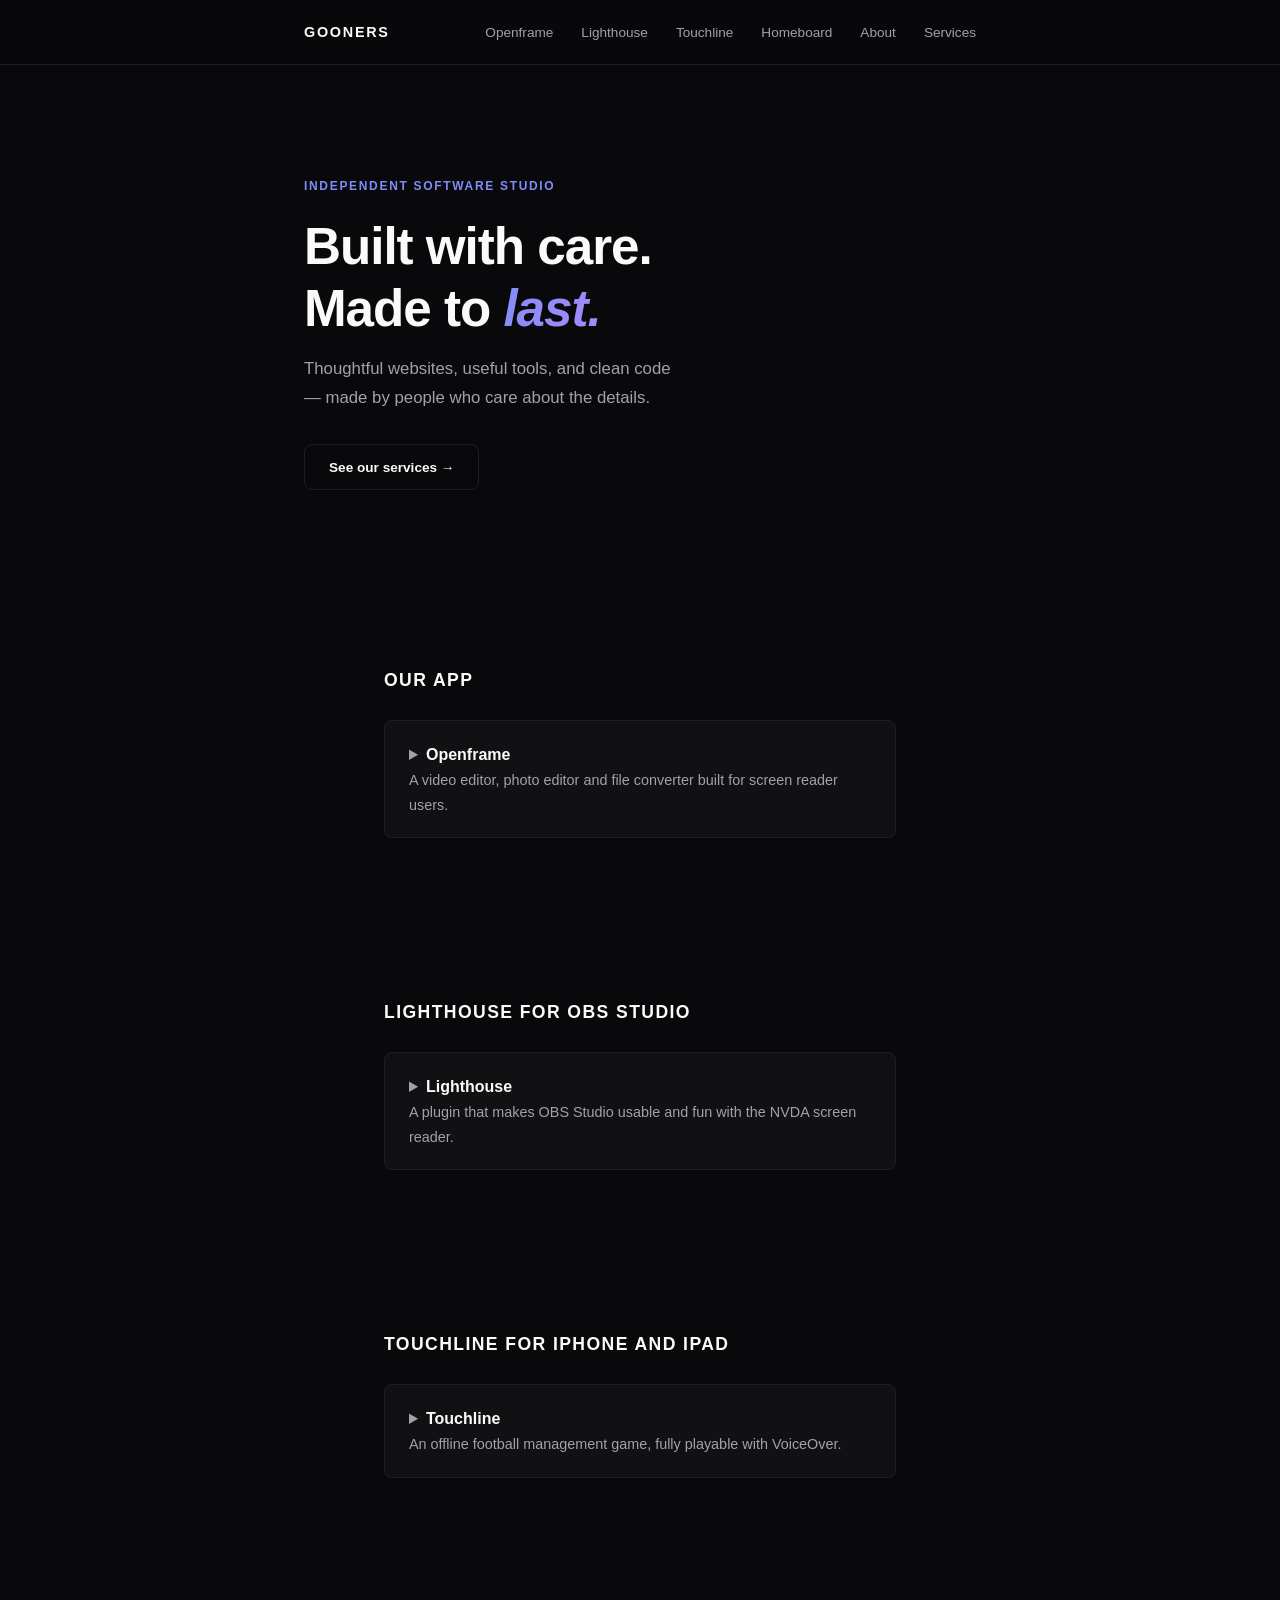
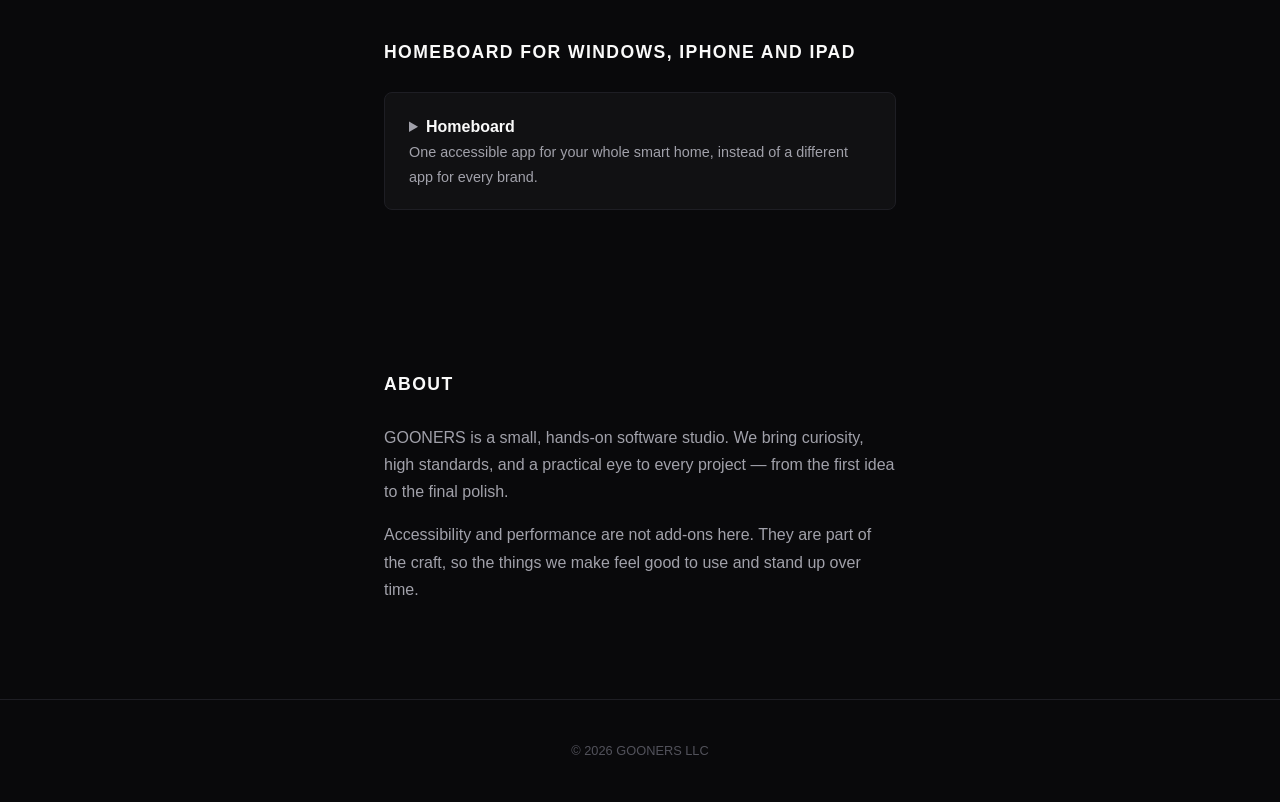
<file: index.html>
<!DOCTYPE html>
<html lang="en">
<head>
  <meta charset="UTF-8" />
  <meta name="viewport" content="width=device-width, initial-scale=1.0" />
  <title>GOONERS LLC</title>
  <meta name="description" content="GOONERS LLC — a two-person software development studio." />
  <link rel="stylesheet" href="style.css" />
  <link rel="icon" href="data:image/svg+xml,<svg xmlns='http://www.w3.org/2000/svg' viewBox='0 0 100 100'><text y='.9em' font-size='90'>⌘</text></svg>" />
</head>
<body>

  <a href="#main" class="skip-link">Skip to main content</a>

  <header class="header">
    <div class="wrap header-inner">
      <a href="./" class="logo" aria-label="GOONERS LLC home">GOONERS</a>
      <nav aria-label="Primary">
        <a href="#openframe">Openframe</a>
        <a href="#lighthouse">Lighthouse</a>
        <a href="#touchline">Touchline</a>
        <a href="#homeboard">Homeboard</a>
        <a href="#about">About</a>
        <a href="services.html">Services</a>
      </nav>
    </div>
  </header>

  <main id="main">

    <section class="hero">
      <div class="wrap">
        <p class="tag">Independent software studio</p>
        <h1>Built with care.<br />Made to <em>last.</em></h1>
        <p class="sub">Thoughtful websites, useful tools, and clean code — made by people who care about the details.</p>
        <a href="services.html" class="btn">See our services →</a>
      </div>
    </section>

    <section id="openframe" class="section" aria-labelledby="openframe-title">
      <div class="wrap narrow">
        <h2 id="openframe-title">Our App</h2>
        <details class="app-card">
          <summary>
            <strong>Openframe</strong>
            <span>A video editor, photo editor and file converter built for screen reader users.</span>
          </summary>
          <div class="app-details">
            <p>
              Openframe can be used entirely from the keyboard and works with screen readers such as NVDA.
              Edit video on a timeline, retouch photos, and convert files, all with spoken feedback for every action.
            </p>
            <ul>
              <li>Timeline video editing with filters, transitions, text and captions</li>
              <li>Photo editing with crop, resize, filters and spoken photo descriptions</li>
              <li>Conversion between video, audio, image and document formats</li>
              <li>A built-in assistant that takes plain-English commands</li>
              <li>Every keyboard shortcut can be changed</li>
            </ul>
            <p class="app-meta">Version 3.6.0 &middot; Windows 10 or 11, 64-bit &middot; 96 MB. Video and audio features need FFmpeg.</p>
            <a href="downloads/openframe/Openframe-Setup-3.6.0.exe" class="btn btn-primary" download>Download Installer</a>
          </div>
        </details>
      </div>
    </section>

    <section id="lighthouse" class="section" aria-labelledby="lighthouse-title">
      <div class="wrap narrow">
        <h2 id="lighthouse-title">Lighthouse for OBS Studio</h2>
        <details class="app-card">
          <summary>
            <strong>Lighthouse</strong>
            <span>A plugin that makes OBS Studio usable and fun with the NVDA screen reader.</span>
          </summary>
          <div class="app-details">
            <p>
              Lighthouse gives OBS a voice. It labels OBS's own windows for NVDA and adds an all-in-one Command Center
              built for the keyboard, so you can stream and record without needing to see the screen.
            </p>
            <ul>
              <li>Global keys that control OBS from anywhere, even inside a game</li>
              <li>Add, arrange and adjust scenes, sources and audio using plain words</li>
              <li>Spoken warnings if you talk while muted, your mic clips, or your picture goes black</li>
              <li>Hear what your stream looks like, and have text on the output read aloud</li>
              <li>Pre-flight and mic checks, original sound cues, and updates that always ask first</li>
            </ul>
            <p class="app-meta">Version 1.3.1 &middot; Windows 10 or 11, 64-bit &middot; OBS Studio 32 or newer &middot; 3 MB. Windows SmartScreen may show a warning because the installer isn't code-signed.</p>
            <a href="downloads/lighthouse/Lighthouse-Setup-1.3.1.exe" class="btn btn-primary" download>Download Installer</a>
          </div>
        </details>
      </div>
    </section>

    <section id="touchline" class="section" aria-labelledby="touchline-title">
      <div class="wrap narrow">
        <h2 id="touchline-title">Touchline for iPhone and iPad</h2>
        <details class="app-card">
          <summary>
            <strong>Touchline</strong>
            <span>An offline football management game, fully playable with VoiceOver.</span>
          </summary>
          <div class="app-details">
            <p>
              Found a club and run it from the boardroom, or take a manager's job and win matches from the dugout.
              Every screen works with VoiceOver, and full club names are always read aloud instead of abbreviations.
            </p>
            <ul>
              <li>Owner and manager careers with staff, facilities, sponsors, tactics, training and a kit designer</li>
              <li>A minute-by-minute match engine with detailed spoken commentary, a reactive crowd and haptics</li>
              <li>A full football pyramid with promotion, relegation, cups and international tournaments</li>
              <li>Real 2026-27 squads across 34 leagues, with transfers, renewals, a youth academy and AI clubs</li>
              <li>Works completely offline, with no accounts and no adverts</li>
            </ul>
            <p class="app-meta">Version 3.3.0 &middot; iOS and iPadOS 17 or newer &middot; 7 MB &middot; Unsigned IPA, install it with a sideloading tool such as Feather.</p>
            <a href="downloads/touchline/Touchline-3.3.0.ipa" class="btn btn-primary" download>Download IPA</a>
          </div>
        </details>
      </div>
    </section>

    <section id="homeboard" class="section" aria-labelledby="homeboard-title">
      <div class="wrap narrow">
        <h2 id="homeboard-title">Homeboard for Windows, iPhone and iPad</h2>
        <details class="app-card">
          <summary>
            <strong>Homeboard</strong>
            <span>One accessible app for your whole smart home, instead of a different app for every brand.</span>
          </summary>
          <div class="app-details">
            <p>
              Control lights, plugs, blinds, locks, thermostats and speakers from every brand in one place.
              Every control has a spoken label, so it works with VoiceOver on iPhone and NVDA, JAWS or Narrator on Windows.
            </p>
            <ul>
              <li>Sign in with Amazon to bring in everything linked to Alexa, plus your Echo speakers and Alexa routines</li>
              <li>Apple Home on iPhone, and direct control of Govee, Philips Hue, SwitchBot, TP-Link Kasa, LIFX, WiZ, Sonos, Samsung SmartThings and more</li>
              <li>Your own scenes, room controls, and schedules at set times or around sunrise and sunset</li>
              <li>The same device from two brands' apps shows up once, using the fastest connection</li>
              <li>Works locally on your Wi-Fi wherever it can, with no Homeboard account and no adverts</li>
            </ul>
            <p class="app-meta">Version 0.1.13 &middot; Windows 10 or 11, 64-bit &middot; 3 MB. Windows SmartScreen may show a warning because the installer isn't code-signed.</p>
            <a href="downloads/homeboard/Homeboard_0.1.13_x64-setup.exe" class="btn btn-primary" download>Download for Windows</a>
            <p class="app-meta">Version 0.1.13 &middot; iOS and iPadOS 15 or newer &middot; 4 MB &middot; Unsigned IPA, install it with a sideloading tool such as Feather. Apple Home needs a signing certificate with the HomeKit capability.</p>
            <a href="downloads/homeboard/Homeboard-0.1.13-unsigned.ipa" class="btn btn-primary" download>Download IPA</a>
          </div>
        </details>
      </div>
    </section>

    <section id="about" class="section">
      <div class="wrap narrow">
        <h2>About</h2>
        <p>
          GOONERS is a small, hands-on software studio. We bring curiosity,
          high standards, and a practical eye to every project — from the first idea to the final polish.
        </p>
        <p>
          Accessibility and performance are not add-ons here. They are part of the craft,
          so the things we make feel good to use and stand up over time.
        </p>
      </div>
    </section>

  </main>

  <footer class="footer">
    <div class="wrap">
      <p>&copy; 2026 GOONERS LLC</p>
    </div>
  </footer>

</body>
</html>
</file>
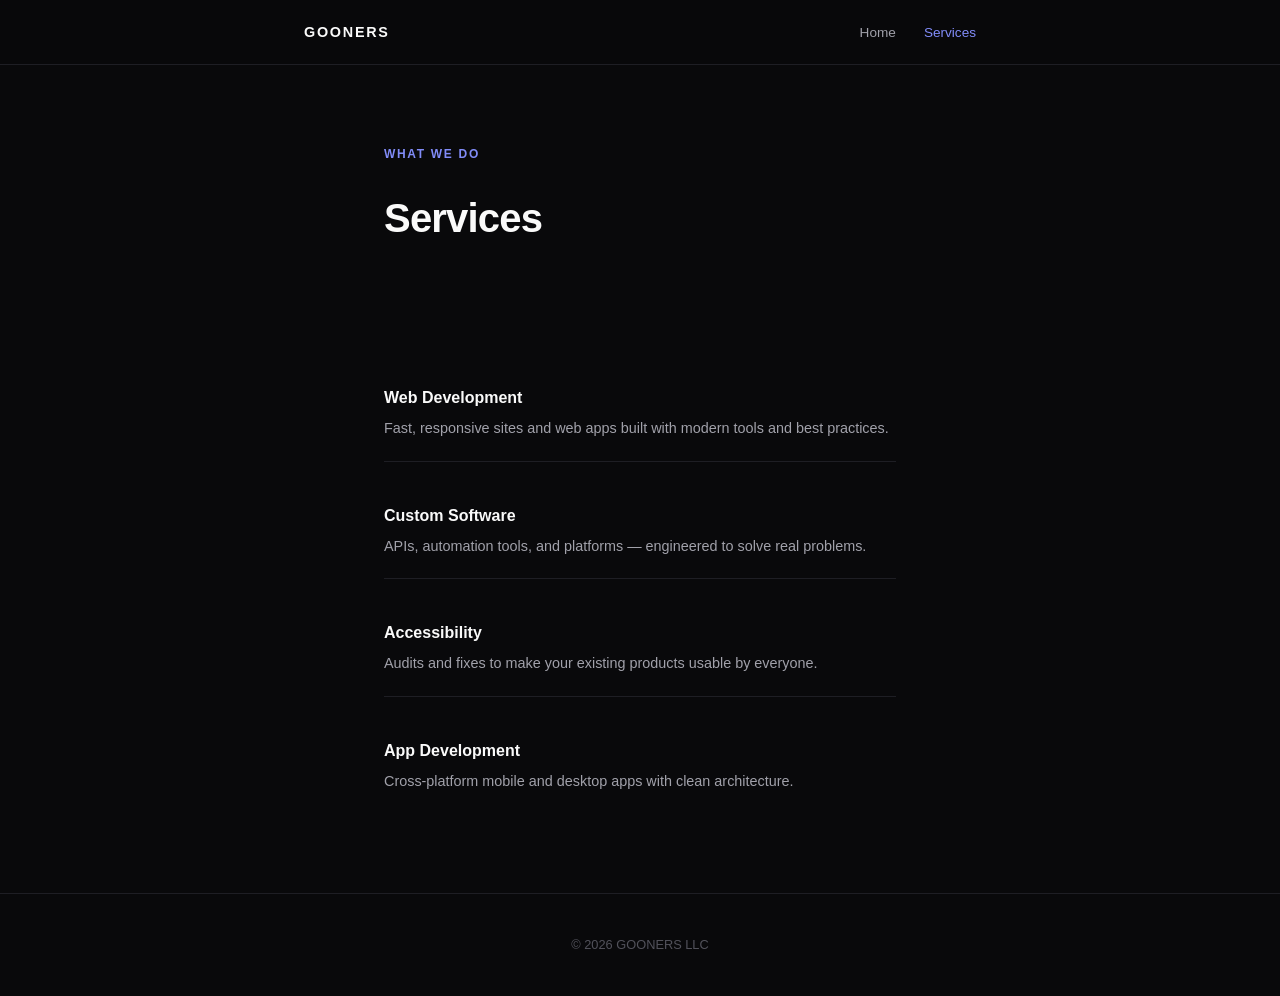
<file: services.html>
<!DOCTYPE html>
<html lang="en">
<head>
  <meta charset="UTF-8" />
  <meta name="viewport" content="width=device-width, initial-scale=1.0" />
  <title>Services — GOONERS LLC</title>
  <meta name="description" content="What GOONERS LLC builds — web development, custom software, accessibility, and apps." />
  <link rel="stylesheet" href="style.css" />
  <link rel="icon" href="data:image/svg+xml,<svg xmlns='http://www.w3.org/2000/svg' viewBox='0 0 100 100'><text y='.9em' font-size='90'>⌘</text></svg>" />
</head>
<body>

  <a href="#main" class="skip-link">Skip to main content</a>

  <header class="header">
    <div class="wrap header-inner">
      <a href="./" class="logo" aria-label="GOONERS LLC home">GOONERS</a>
      <nav aria-label="Primary">
        <a href="./">Home</a>
        <a href="services.html" class="active">Services</a>
      </nav>
    </div>
  </header>

  <main id="main">

    <section class="page-hero">
      <div class="wrap narrow">
        <p class="tag">What we do</p>
        <h1>Services</h1>
      </div>
    </section>

    <section class="section">
      <div class="wrap narrow">
        <ul class="services">
          <li>
            <strong>Web Development</strong>
            <span>Fast, responsive sites and web apps built with modern tools and best practices.</span>
          </li>
          <li>
            <strong>Custom Software</strong>
            <span>APIs, automation tools, and platforms — engineered to solve real problems.</span>
          </li>
          <li>
            <strong>Accessibility</strong>
            <span>Audits and fixes to make your existing products usable by everyone.</span>
          </li>
          <li>
            <strong>App Development</strong>
            <span>Cross-platform mobile and desktop apps with clean architecture.</span>
          </li>
        </ul>
      </div>
    </section>

  </main>

  <footer class="footer">
    <div class="wrap">
      <p>&copy; 2026 GOONERS LLC</p>
    </div>
  </footer>

</body>
</html>
</file>
<file: style.css>
/* ===== RESET ===== */
*, *::before, *::after { margin: 0; padding: 0; box-sizing: border-box; }

:root {
  --bg:      #09090b;
  --surface: #111113;
  --border:  #1e1e24;
  --text:    #a1a1aa;
  --heading: #fafafa;
  --accent:  #818cf8;
  --font:    -apple-system, BlinkMacSystemFont, 'Segoe UI', Roboto, sans-serif;
}

html { scroll-behavior: smooth; }

body {
  font-family: var(--font);
  background: var(--bg);
  color: var(--text);
  line-height: 1.7;
  font-size: 1rem;
  -webkit-font-smoothing: antialiased;
}

/* ===== LAYOUT ===== */
.wrap { max-width: 720px; margin: 0 auto; padding: 0 1.5rem; }
.narrow { max-width: 560px; }

/* ===== A11Y ===== */
.skip-link {
  position: absolute; left: -999px; top: 0;
  background: var(--accent); color: #fff;
  padding: 0.5rem 1rem; z-index: 100;
  border-radius: 0 0 8px 0; font-weight: 600;
}
.skip-link:focus { left: 0; }

:focus-visible { outline: 2px solid var(--accent); outline-offset: 3px; }

a { color: var(--accent); text-decoration: none; transition: opacity 0.2s; }
a:hover { opacity: 0.8; }

/* ===== HEADER ===== */
.header {
  position: fixed; top: 0; width: 100%; z-index: 50;
  padding: 1.25rem 0;
  background: rgba(9, 9, 11, 0.85);
  backdrop-filter: blur(12px);
  -webkit-backdrop-filter: blur(12px);
  border-bottom: 1px solid var(--border);
}

.header .wrap {
  display: flex; align-items: center; justify-content: space-between;
}

.logo {
  font-size: 0.9rem; font-weight: 700; letter-spacing: 0.12em;
  color: var(--heading); text-transform: uppercase;
}
.logo:hover { color: var(--accent); opacity: 1; }

.header nav { display: flex; gap: 1.75rem; }
.header nav a {
  color: var(--text); font-size: 0.85rem; font-weight: 500;
}
.header nav a:hover { color: var(--heading); opacity: 1; }
.header nav a.active { color: var(--accent); }

/* ===== HERO ===== */
.hero {
  padding: 11rem 0 6rem;
}

.tag {
  font-size: 0.75rem; font-weight: 600; letter-spacing: 0.14em;
  text-transform: uppercase; color: var(--accent);
  margin-bottom: 1.25rem;
}

.hero h1 {
  font-size: clamp(2rem, 5vw, 3.2rem);
  font-weight: 700; line-height: 1.2; letter-spacing: -0.02em;
  color: var(--heading); margin-bottom: 1rem;
}

.hero em {
  font-style: italic;
  background: linear-gradient(135deg, var(--accent), #a78bfa);
  -webkit-background-clip: text; background-clip: text;
  -webkit-text-fill-color: transparent;
}

.sub {
  font-size: 1.05rem; color: var(--text); margin-bottom: 2rem;
  max-width: 380px;
}

/* ===== BUTTON ===== */
.btn {
  display: inline-block;
  padding: 0.65rem 1.5rem;
  font-size: 0.85rem; font-weight: 600;
  color: var(--heading);
  border: 1px solid var(--border);
  border-radius: 8px;
  transition: all 0.2s;
}
.btn:hover {
  border-color: var(--accent); color: var(--accent); opacity: 1;
}

/* ===== SECTIONS ===== */
.section { padding: 5rem 0; }

.section h2 {
  font-size: 1.1rem; font-weight: 600; letter-spacing: 0.08em;
  text-transform: uppercase; color: var(--heading);
  margin-bottom: 1.5rem;
}

.section p {
  margin-bottom: 1rem;
}

.divider hr {
  border: none; border-top: 1px solid var(--border);
}

/* ===== SERVICES ===== */
.services {
  list-style: none;
  display: flex; flex-direction: column; gap: 1.25rem;
}

.services li {
  padding: 1.25rem 0;
  border-bottom: 1px solid var(--border);
  display: flex; flex-direction: column; gap: 0.3rem;
}
.services li:last-child { border-bottom: none; }

.services strong {
  color: var(--heading); font-size: 1rem; font-weight: 600;
}

.services span {
  font-size: 0.9rem; color: var(--text);
}

/* ===== APP ===== */
.app-card {
  background: var(--surface);
  border: 1px solid var(--border);
  border-radius: 8px;
}
.app-card summary {
  padding: 1.25rem 1.5rem;
  cursor: pointer;
}
.app-card summary strong {
  color: var(--heading); font-size: 1rem; font-weight: 600;
}
.app-card summary span {
  display: block; font-size: 0.9rem; color: var(--text);
}
.app-card summary:hover strong { color: var(--accent); }
.app-details {
  padding: 0 1.5rem 1.5rem;
}
.app-details ul {
  margin: 0 0 1rem 1.25rem;
  font-size: 0.95rem;
}
.app-meta { font-size: 0.85rem; }
.btn-primary {
  background: var(--accent); border-color: var(--accent); color: #09090b;
}
.btn-primary:hover {
  color: #09090b; opacity: 0.9;
}

/* ===== CTA ===== */
.cta-section { text-align: center; }
.cta-section h2 { margin-bottom: 0.75rem; }
.cta-section p { margin-bottom: 1.5rem; }

/* ===== FOOTER ===== */
.footer {
  padding: 2.5rem 0;
  border-top: 1px solid var(--border);
  text-align: center;
  font-size: 0.8rem; color: #52525b;
}

/* ===== PAGE HERO ===== */
.page-hero {
  padding: 9rem 0 2rem;
}
.page-hero h1 {
  font-size: clamp(1.8rem, 4vw, 2.5rem);
  font-weight: 700; color: var(--heading);
  letter-spacing: -0.02em;
}

/* ===== NOT FOUND ===== */
.not-found {
  min-height: calc(100vh - 7rem);
  display: grid;
  align-items: center;
  padding: 8rem 0 4rem;
}
.not-found h1 {
  color: var(--heading);
  font-size: clamp(2rem, 5vw, 3.2rem);
  line-height: 1.15;
  letter-spacing: -0.03em;
  margin-bottom: 1rem;
}
.not-found p:not(.tag) { margin-bottom: 2rem; }

/* ===== RESPONSIVE ===== */
@media (max-width: 600px) {
  .hero { padding: 9rem 0 4rem; }
  .section { padding: 3.5rem 0; }
  .header nav { gap: 1.25rem; }
}

/* ===== REDUCED MOTION ===== */
@media (prefers-reduced-motion: reduce) {
  html { scroll-behavior: auto; }
  * { transition-duration: 0.01ms !important; }
}
</file>
